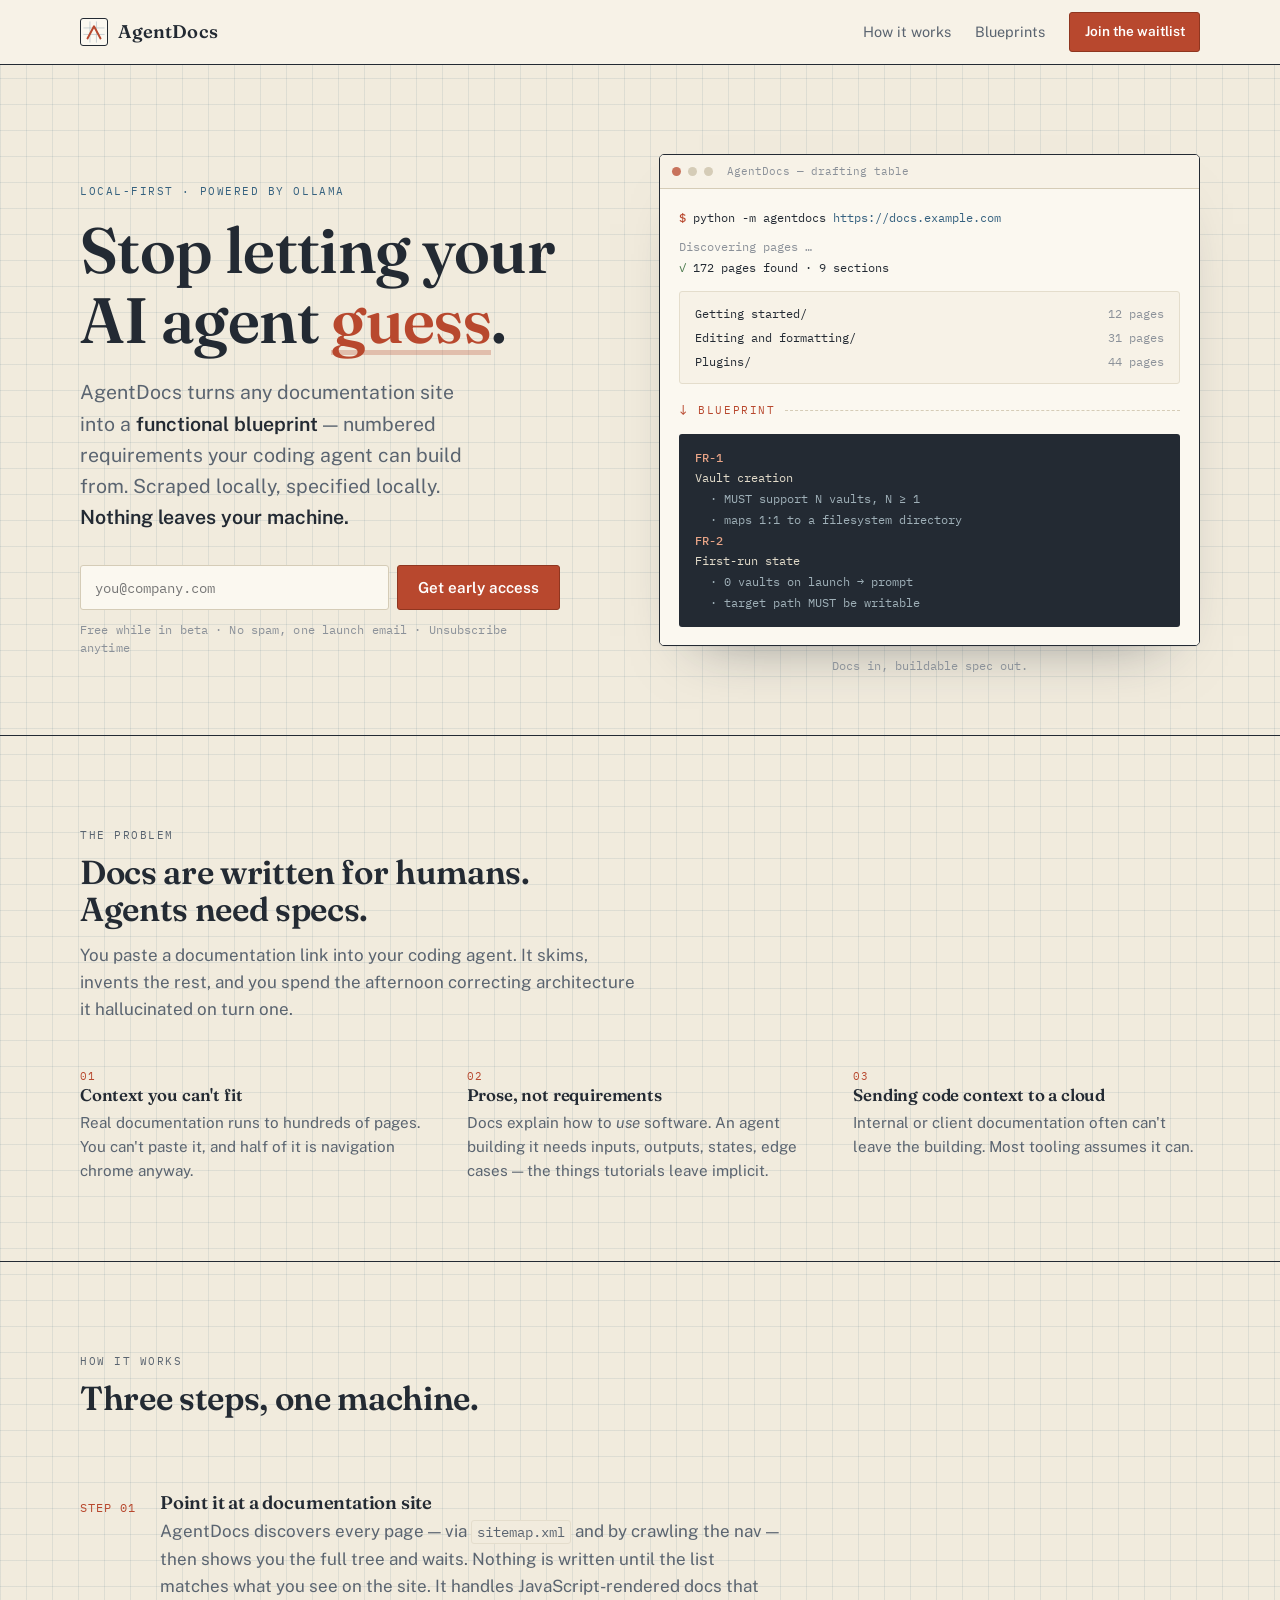
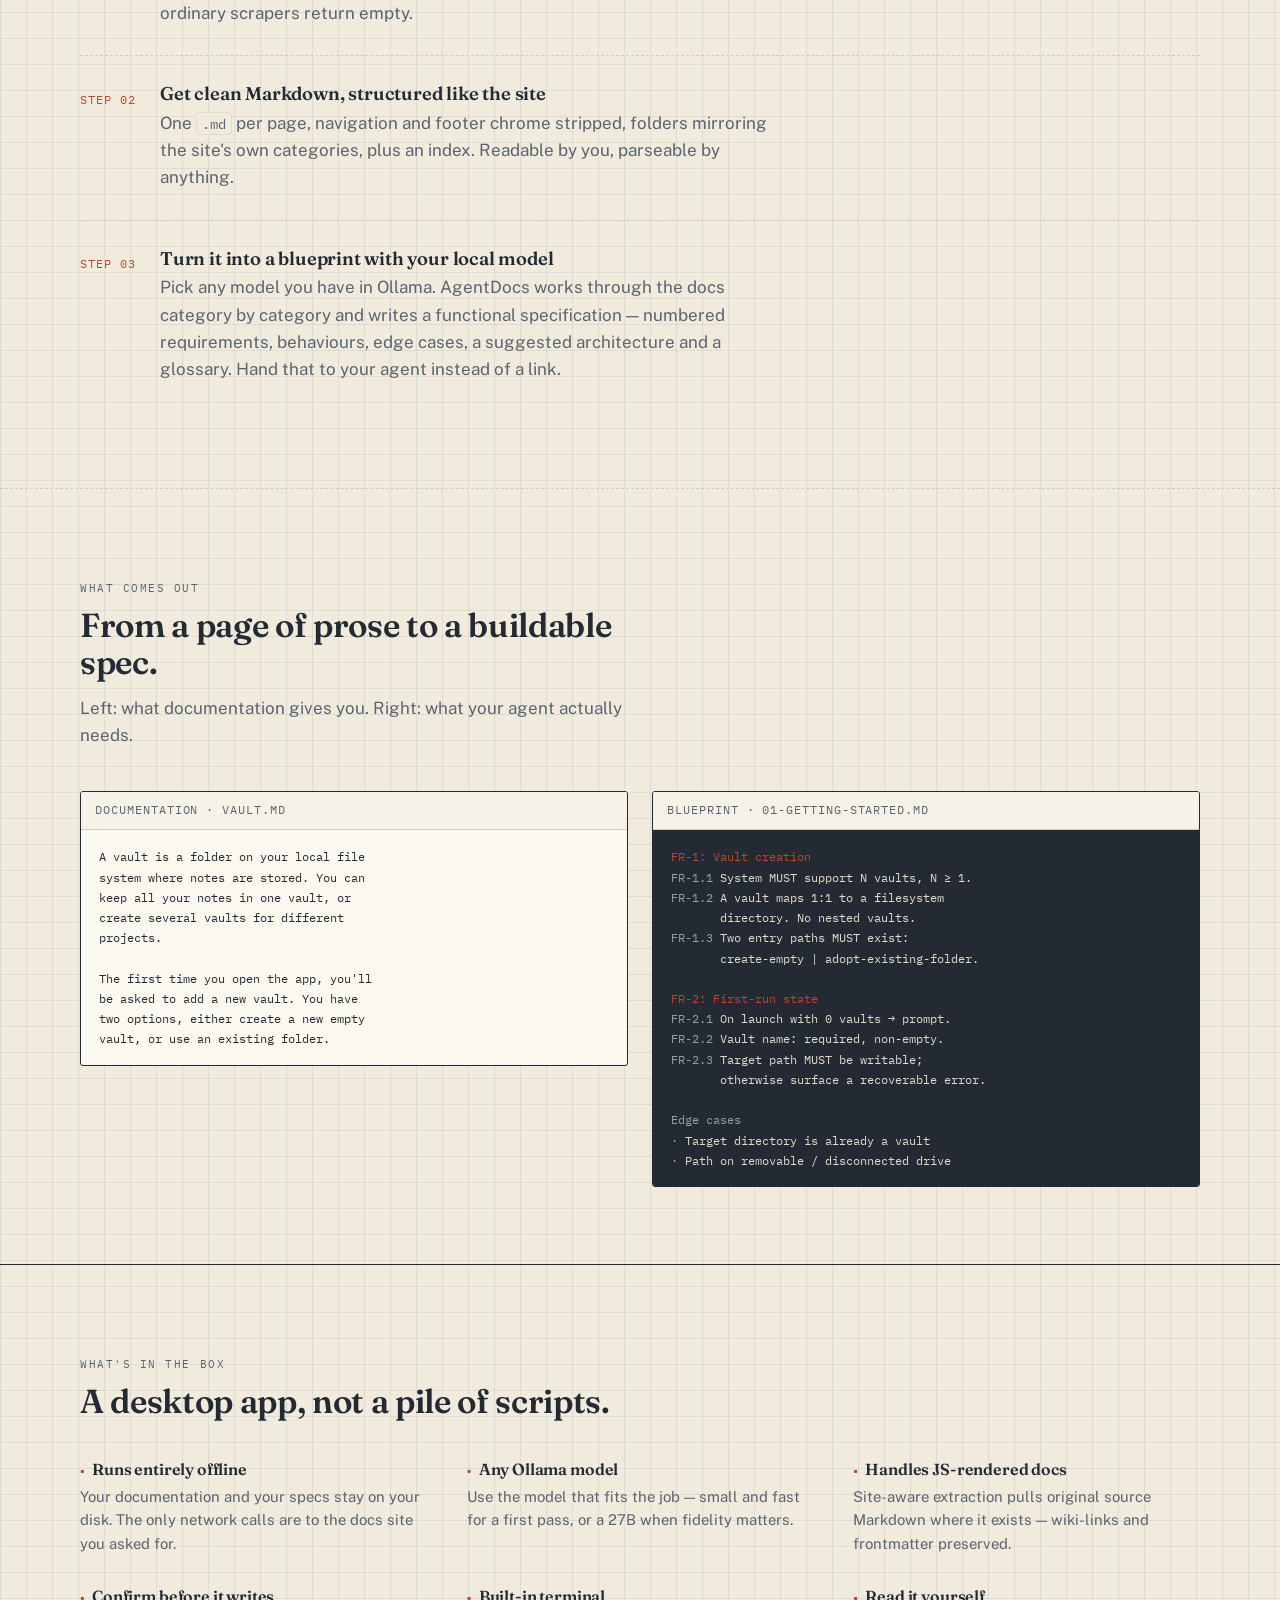
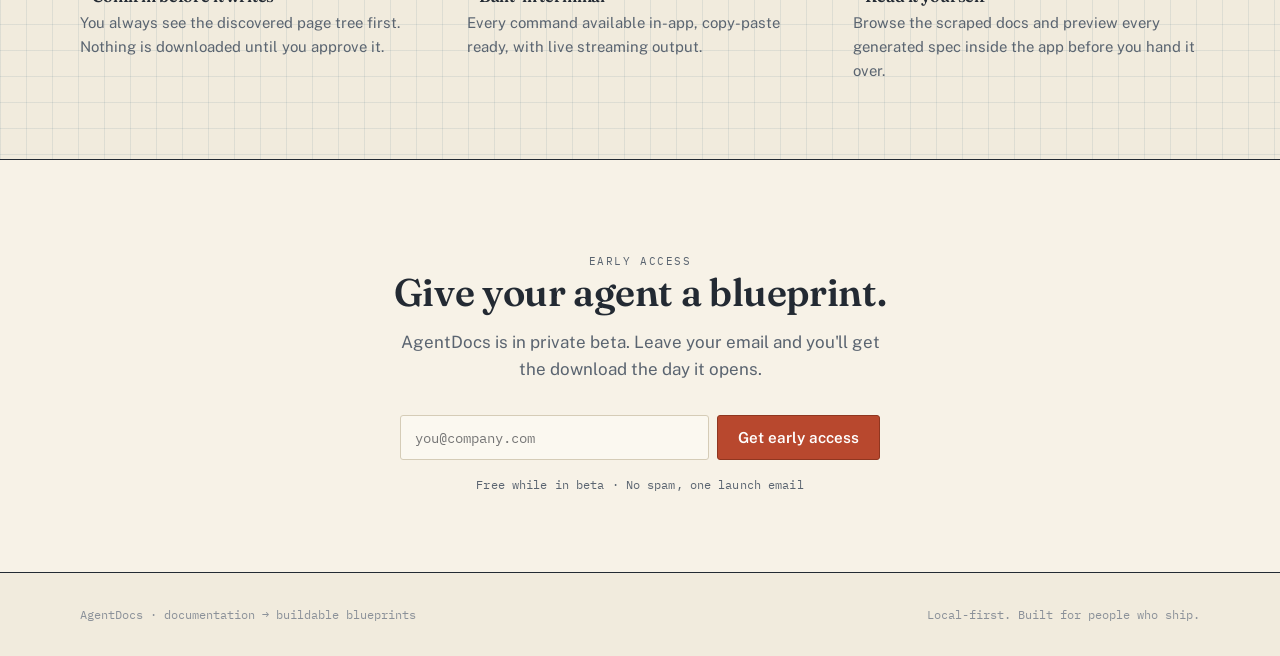
<file: index.html>
<!doctype html>
<html lang="en">
<head>
<meta charset="utf-8">
<meta name="viewport" content="width=device-width, initial-scale=1">
<title>AgentDocs — turn documentation into blueprints your AI can build from</title>
<meta name="description" content="AgentDocs scrapes any documentation site into clean Markdown, then uses your local LLM to turn it into a functional blueprint — numbered requirements an AI coding agent can build from. Runs entirely on your machine.">
<meta property="og:title" content="AgentDocs — stop letting your AI agent guess">
<meta property="og:description" content="Any documentation site → clean Markdown → a functional blueprint your coding agent can build from. Local-first, powered by Ollama.">
<meta property="og:type" content="website">
<meta property="og:image" content="demo.png">
<meta name="twitter:card" content="summary_large_image">
<meta name="twitter:title" content="AgentDocs — stop letting your AI agent guess">
<meta name="twitter:description" content="Any documentation site → clean Markdown → a functional blueprint your coding agent can build from. Local-first, powered by Ollama.">
<meta name="twitter:image" content="demo.png">
<link rel="icon" href="favicon.ico">
<link rel="preconnect" href="https://fonts.googleapis.com">
<link rel="preconnect" href="https://fonts.gstatic.com" crossorigin>
<link href="https://fonts.googleapis.com/css2?family=Fraunces:opsz,wght@9..144,400;9..144,600;9..144,700&family=IBM+Plex+Mono:wght@400;500&family=Public+Sans:wght@400;500;600&display=swap" rel="stylesheet">
<style>
:root{
  --paper:#f1ebdd; --paper-2:#f7f2e7; --panel:#fbf8f0;
  --ink:#232a33; --ink-soft:#5a6470; --ink-faint:#8b9199;
  --line:#d5ccb7; --line-soft:#e4ddcc;
  --grid:rgba(53,97,127,.10);
  --accent:#b8482e; --accent-ink:#8f3620; --blue:#35617f; --ok:#4b7a4e;
  --serif:'Fraunces',Georgia,serif;
  --sans:'Public Sans',system-ui,-apple-system,sans-serif;
  --mono:'IBM Plex Mono',Consolas,ui-monospace,monospace;
  --r:3px;
  --measure:min(1120px,100% - 2.5rem);
}
*{box-sizing:border-box}
html{scroll-behavior:smooth}
body{
  margin:0;font-family:var(--sans);color:var(--ink);background:var(--paper);
  background-image:linear-gradient(var(--grid) 1px,transparent 1px),linear-gradient(90deg,var(--grid) 1px,transparent 1px);
  background-size:26px 26px;
  font-size:clamp(15px,.4vw + 14px,17px);line-height:1.6;-webkit-font-smoothing:antialiased;
}
.wrap{width:var(--measure);margin-inline:auto}
a{color:var(--blue)}
h1,h2,h3{font-family:var(--serif);font-weight:600;line-height:1.1;letter-spacing:-.01em;margin:0}
.mono{font-family:var(--mono)}
.eyebrow{font-family:var(--mono);font-size:11px;letter-spacing:.14em;text-transform:uppercase;color:var(--blue)}

/* ---------- nav ---------- */
nav{border-bottom:1.5px solid var(--ink);background:var(--paper-2);position:sticky;top:0;z-index:20}
nav .wrap{display:flex;align-items:center;justify-content:space-between;padding:.75rem 0;gap:1rem}
.brand{display:flex;align-items:center;gap:.65rem;text-decoration:none;color:var(--ink)}
.brand svg{display:block;border:1.5px solid var(--ink);border-radius:var(--r);background:var(--panel)}
.brand b{font-family:var(--serif);font-size:1.15rem;font-weight:600;letter-spacing:.01em}
.nav-links{display:flex;align-items:center;gap:1.5rem;font-size:.9rem}
.nav-links a{color:var(--ink-soft);text-decoration:none}
.nav-links a:hover{color:var(--ink)}
/* the CTA is a button first: keep it out of the plain-link colour rules */
.nav-links a.btn{color:var(--ink)}
.nav-links a.btn-accent,.nav-links a.btn-accent:hover{color:#fff}

/* ---------- buttons ---------- */
.btn{display:inline-block;font-family:var(--sans);font-weight:600;font-size:.95rem;cursor:pointer;
  border:1.5px solid var(--ink);border-radius:var(--r);padding:.7rem 1.25rem;background:var(--panel);color:var(--ink);
  text-decoration:none;transition:transform .12s cubic-bezier(.22,1,.36,1),background .15s}
.btn:hover{transform:translateY(-1px)}
.btn-accent{background:var(--accent);border-color:var(--accent-ink);color:#fff}
.btn-accent:hover{background:var(--accent-ink)}
.btn-sm{padding:.5rem .9rem;font-size:.85rem}

/* ---------- hero ---------- */
header.hero{padding:clamp(3rem,7vw,6rem) 0 clamp(2rem,4vw,3rem)}
.hero-grid{display:grid;grid-template-columns:minmax(0,1fr) minmax(0,1.05fr);gap:clamp(2rem,5vw,4.5rem);align-items:center}
h1{font-size:clamp(2.4rem,5.2vw,4rem);margin:.9rem 0 0}
h1 em{font-style:normal;color:var(--accent);position:relative;white-space:nowrap}
h1 em::after{content:"";position:absolute;left:0;right:0;bottom:.06em;height:.09em;background:var(--accent);opacity:.28}
.lede{font-size:clamp(1.05rem,.5vw + 1rem,1.22rem);color:var(--ink-soft);margin:1.3rem 0 0;max-width:34ch}
.lede strong{color:var(--ink);font-weight:600}

/* waitlist */
.waitlist{margin-top:2rem;max-width:30rem}
.wl-form{display:flex;gap:.5rem;flex-wrap:wrap}
.wl-form input{flex:1 1 15rem;min-width:0;font-family:var(--mono);font-size:.9rem;padding:.75rem .9rem;
  border:1.5px solid var(--line);border-radius:var(--r);background:var(--panel);color:var(--ink)}
.wl-form input:focus{outline:none;border-color:var(--blue);box-shadow:0 0 0 3px rgba(53,97,127,.14)}
.wl-note{font-family:var(--mono);font-size:.72rem;color:var(--ink-faint);margin-top:.7rem;letter-spacing:.01em}
.wl-msg{font-family:var(--mono);font-size:.8rem;margin-top:.7rem;display:none}
.wl-msg.show{display:block}
.wl-msg.ok{color:var(--ok)} .wl-msg.err{color:var(--accent)}

/* demo frame */
.demo{border:1.5px solid var(--ink);border-radius:5px;background:var(--panel);overflow:hidden;
  box-shadow:0 1px 0 rgba(35,42,51,.04),0 30px 60px -40px rgba(35,42,51,.55)}
.demo-bar{display:flex;align-items:center;gap:.45rem;padding:.5rem .75rem;border-bottom:1px solid var(--line);background:var(--paper-2)}
.demo-bar i{width:9px;height:9px;border-radius:50%;background:var(--line);display:block}
.demo-bar i:first-child{background:var(--accent);opacity:.75}
.demo-bar span{font-family:var(--mono);font-size:10.5px;color:var(--ink-faint);margin-left:.4rem}
.demo img,.demo video{display:block;width:100%;height:auto;background:var(--panel)}
/* pure-CSS hero: the whole product story, no payload */
.demo-stage{font-family:var(--mono);font-size:.78rem;line-height:1.7;padding:1.1rem 1.2rem;background:var(--panel)}
.ds-line{white-space:nowrap;overflow:hidden;text-overflow:ellipsis}
.ds-prompt{color:var(--accent);font-weight:500}
.ds-url{color:var(--blue)}
.ds-out{display:flex;flex-direction:column;margin:.5rem 0 .8rem}
.ds-dim{color:var(--ink-faint)}
.ds-ok{color:var(--ok)}
.ds-tree{display:grid;grid-template-columns:1fr auto;gap:.15rem .8rem;padding:.7rem .9rem;
  border:1px solid var(--line-soft);border-radius:var(--r);background:var(--paper-2)}
.ds-sep{display:flex;align-items:center;gap:.6rem;margin:.9rem 0 .7rem;color:var(--accent);
  font-size:.68rem;letter-spacing:.14em;text-transform:uppercase}
.ds-sep::before{content:"↓";font-size:.9rem}
.ds-sep::after{content:"";flex:1;border-top:1px dashed var(--line)}
.ds-spec{display:flex;flex-direction:column;background:var(--ink);color:#e3dccb;
  border-radius:var(--r);padding:.85rem 1rem;font-size:.74rem;line-height:1.75}
.ds-spec b{color:#e8a487;font-weight:500}
.ds-spec i{font-style:normal;color:#9fb0b8;padding-left:.9rem}
.demo-cap{font-family:var(--mono);font-size:.72rem;color:var(--ink-faint);text-align:center;margin-top:.7rem}

/* ---------- rules & sections ---------- */
section{padding:clamp(3rem,6vw,5.5rem) 0;border-top:1.5px solid var(--ink)}
section.plain{border-top:1px dashed var(--line)}
.sec-head{max-width:56ch}
.sec-head h2{font-size:clamp(1.7rem,2.6vw,2.4rem);margin-top:.6rem}
.sec-head p{color:var(--ink-soft);margin:.9rem 0 0}

/* problem beats */
.beats{display:grid;grid-template-columns:repeat(auto-fit,minmax(15rem,1fr));gap:2rem 2.5rem;margin-top:2.8rem}
.beat h3{font-size:1.05rem;margin-bottom:.4rem}
.beat p{margin:0;color:var(--ink-soft);font-size:.95rem}
.beat .num{font-family:var(--mono);font-size:.7rem;color:var(--accent);letter-spacing:.1em}

/* steps */
.steps{margin-top:3rem;display:grid;gap:0}
.step{display:grid;grid-template-columns:auto 1fr;gap:1.5rem;padding:1.75rem 0;border-bottom:1px dashed var(--line)}
.step:last-child{border-bottom:none}
.step-n{font-family:var(--mono);font-size:.78rem;color:var(--accent);padding-top:.35rem;letter-spacing:.08em}
.step h3{font-size:1.15rem;margin-bottom:.35rem}
.step p{margin:0;color:var(--ink-soft);max-width:62ch}
.step code{font-family:var(--mono);font-size:.85em;background:var(--paper);border:1px solid var(--line-soft);border-radius:3px;padding:.1em .35em}

/* code / blueprint sample */
.sample{display:grid;grid-template-columns:1fr 1fr;gap:1.5rem;margin-top:2.6rem;align-items:start}
.card{border:1.5px solid var(--ink);border-radius:var(--r);background:var(--panel);overflow:hidden}
.card-h{font-family:var(--mono);font-size:.72rem;letter-spacing:.08em;text-transform:uppercase;color:var(--ink-soft);
  padding:.6rem .9rem;border-bottom:1px solid var(--line);background:var(--paper-2)}
.card-b{padding:1rem 1.1rem;font-family:var(--mono);font-size:.78rem;line-height:1.62;white-space:pre-wrap;overflow-x:auto;margin:0}
.card-b.dark{background:var(--ink);color:#e3dccb}
.card-b .c-accent{color:var(--accent)}
.card-b .c-dim{color:var(--ink-faint)}
.card-b.dark .c-dim{color:#8fa3ab}
.arrow{font-family:var(--mono);color:var(--accent);text-align:center;font-size:1.3rem;padding:.4rem 0}

/* features */
.feats{display:grid;grid-template-columns:repeat(auto-fit,minmax(16rem,1fr));gap:2rem 2.5rem;margin-top:2.6rem}
.feat h3{font-size:1rem;margin-bottom:.35rem;display:flex;align-items:baseline;gap:.5rem}
.feat h3::before{content:"▪";color:var(--accent);font-size:.75em}
.feat p{margin:0;color:var(--ink-soft);font-size:.93rem}

/* cta */
.cta{border-top:1.5px solid var(--ink);background:var(--paper-2);text-align:center}
.cta h2{font-size:clamp(1.7rem,3vw,2.5rem)}
.cta p{color:var(--ink-soft);max-width:48ch;margin:1rem auto 0}
.cta .waitlist{margin:2rem auto 0}

footer{border-top:1.5px solid var(--ink);padding:2rem 0;background:var(--paper)}
footer .wrap{display:flex;justify-content:space-between;gap:1rem;flex-wrap:wrap;
  font-family:var(--mono);font-size:.75rem;color:var(--ink-faint)}

@media (max-width:860px){
  .hero-grid{grid-template-columns:1fr}
  .sample{grid-template-columns:1fr}
  .nav-links .hide-sm{display:none}
}
@media (prefers-reduced-motion:reduce){*{animation:none!important;transition:none!important}}
</style>
</head>
<body>

<nav>
  <div class="wrap">
    <a class="brand" href="#top">
      <svg viewBox="0 0 32 32" width="28" height="28" aria-hidden="true">
        <path d="M3 11h26M3 19h26M11 3v26M19 3v26" stroke="#35617f" stroke-width=".7" opacity=".45"/>
        <path d="M8 24 L16 9 L24 24" fill="none" stroke="#b8482e" stroke-width="2.4" stroke-linejoin="round" stroke-linecap="round"/>
      </svg>
      <b>AgentDocs</b>
    </a>
    <div class="nav-links">
      <a href="#how" class="hide-sm">How it works</a>
      <a href="#blueprint" class="hide-sm">Blueprints</a>
      <a class="btn btn-sm btn-accent" href="#join">Join the waitlist</a>
    </div>
  </div>
</nav>

<header class="hero" id="top">
  <div class="wrap hero-grid">
    <div>
      <p class="eyebrow">Local-first · Powered by Ollama</p>
      <h1>Stop letting your AI agent <em>guess</em>.</h1>
      <p class="lede">AgentDocs turns any documentation site into a <strong>functional blueprint</strong> — numbered requirements your coding agent can build from. Scraped locally, specified locally. <strong>Nothing leaves your machine.</strong></p>

      <div class="waitlist" id="join">
        <form class="wl-form" id="wlForm" novalidate>
          <input type="email" id="wlEmail" name="email" placeholder="you@company.com" autocomplete="email" required aria-label="Email address">
          <button class="btn btn-accent" type="submit" id="wlBtn">Get early access</button>
        </form>
        <p class="wl-msg" id="wlMsg" role="status" aria-live="polite"></p>
        <p class="wl-note">Free while in beta · No spam, one launch email · Unsubscribe anytime</p>
      </div>
    </div>

    <div>
      <div class="demo" id="demoFrame">
        <div class="demo-bar"><i></i><i></i><i></i><span>AgentDocs — drafting table</span></div>
        <div class="demo-stage">
          <div class="ds-line"><span class="ds-prompt">$</span> python -m agentdocs <span class="ds-url">https://docs.example.com</span></div>
          <div class="ds-out">
            <span class="ds-dim">Discovering pages …</span>
            <span><span class="ds-ok">✓</span> 172 pages found · 9 sections</span>
          </div>
          <div class="ds-tree">
            <span>Getting started/</span><span class="ds-dim">12 pages</span>
            <span>Editing and formatting/</span><span class="ds-dim">31 pages</span>
            <span>Plugins/</span><span class="ds-dim">44 pages</span>
          </div>
          <div class="ds-sep"><span>blueprint</span></div>
          <div class="ds-spec">
            <b>FR-1</b> Vault creation
            <i>· MUST support N vaults, N ≥ 1</i>
            <i>· maps 1:1 to a filesystem directory</i>
            <b>FR-2</b> First-run state
            <i>· 0 vaults on launch → prompt</i>
            <i>· target path MUST be writable</i>
          </div>
        </div>
      </div>
      <p class="demo-cap">Docs in, buildable spec out.</p>
    </div>
  </div>
</header>

<section id="problem">
  <div class="wrap">
    <div class="sec-head">
      <p class="eyebrow">The problem</p>
      <h2>Docs are written for humans. Agents need specs.</h2>
      <p>You paste a documentation link into your coding agent. It skims, invents the rest, and you spend the afternoon correcting architecture it hallucinated on turn one.</p>
    </div>
    <div class="beats">
      <div class="beat">
        <p class="num">01</p>
        <h3>Context you can't fit</h3>
        <p>Real documentation runs to hundreds of pages. You can't paste it, and half of it is navigation chrome anyway.</p>
      </div>
      <div class="beat">
        <p class="num">02</p>
        <h3>Prose, not requirements</h3>
        <p>Docs explain how to <em>use</em> software. An agent building it needs inputs, outputs, states, edge cases — the things tutorials leave implicit.</p>
      </div>
      <div class="beat">
        <p class="num">03</p>
        <h3>Sending code context to a cloud</h3>
        <p>Internal or client documentation often can't leave the building. Most tooling assumes it can.</p>
      </div>
    </div>
  </div>
</section>

<section id="how">
  <div class="wrap">
    <div class="sec-head">
      <p class="eyebrow">How it works</p>
      <h2>Three steps, one machine.</h2>
    </div>
    <div class="steps">
      <div class="step">
        <div class="step-n">STEP 01</div>
        <div>
          <h3>Point it at a documentation site</h3>
          <p>AgentDocs discovers every page — via <code>sitemap.xml</code> and by crawling the nav — then shows you the full tree and waits. Nothing is written until the list matches what you see on the site. It handles JavaScript-rendered docs that ordinary scrapers return empty.</p>
        </div>
      </div>
      <div class="step">
        <div class="step-n">STEP 02</div>
        <div>
          <h3>Get clean Markdown, structured like the site</h3>
          <p>One <code>.md</code> per page, navigation and footer chrome stripped, folders mirroring the site's own categories, plus an index. Readable by you, parseable by anything.</p>
        </div>
      </div>
      <div class="step">
        <div class="step-n">STEP 03</div>
        <div>
          <h3>Turn it into a blueprint with your local model</h3>
          <p>Pick any model you have in Ollama. AgentDocs works through the docs category by category and writes a functional specification — numbered requirements, behaviours, edge cases, a suggested architecture and a glossary. Hand that to your agent instead of a link.</p>
        </div>
      </div>
    </div>
  </div>
</section>

<section id="blueprint" class="plain">
  <div class="wrap">
    <div class="sec-head">
      <p class="eyebrow">What comes out</p>
      <h2>From a page of prose to a buildable spec.</h2>
      <p>Left: what documentation gives you. Right: what your agent actually needs.</p>
    </div>
    <div class="sample">
      <div class="card">
        <div class="card-h">documentation · vault.md</div>
        <pre class="card-b">A vault is a folder on your local file
system where notes are stored. You can
keep all your notes in one vault, or
create several vaults for different
projects.

The first time you open the app, you'll
be asked to add a new vault. You have
two options, either create a new empty
vault, or use an existing folder.</pre>
      </div>
      <div class="card">
        <div class="card-h">blueprint · 01-getting-started.md</div>
        <pre class="card-b dark"><span class="c-accent">FR-1: Vault creation</span>
<span class="c-dim">FR-1.1</span> System MUST support N vaults, N ≥ 1.
<span class="c-dim">FR-1.2</span> A vault maps 1:1 to a filesystem
       directory. No nested vaults.
<span class="c-dim">FR-1.3</span> Two entry paths MUST exist:
       create-empty | adopt-existing-folder.

<span class="c-accent">FR-2: First-run state</span>
<span class="c-dim">FR-2.1</span> On launch with 0 vaults → prompt.
<span class="c-dim">FR-2.2</span> Vault name: required, non-empty.
<span class="c-dim">FR-2.3</span> Target path MUST be writable;
       otherwise surface a recoverable error.

<span class="c-dim">Edge cases</span>
<span class="c-dim">·</span> Target directory is already a vault
<span class="c-dim">·</span> Path on removable / disconnected drive</pre>
      </div>
    </div>
  </div>
</section>

<section>
  <div class="wrap">
    <div class="sec-head">
      <p class="eyebrow">What's in the box</p>
      <h2>A desktop app, not a pile of scripts.</h2>
    </div>
    <div class="feats">
      <div class="feat"><h3>Runs entirely offline</h3><p>Your documentation and your specs stay on your disk. The only network calls are to the docs site you asked for.</p></div>
      <div class="feat"><h3>Any Ollama model</h3><p>Use the model that fits the job — small and fast for a first pass, or a 27B when fidelity matters.</p></div>
      <div class="feat"><h3>Handles JS-rendered docs</h3><p>Site-aware extraction pulls original source Markdown where it exists — wiki-links and frontmatter preserved.</p></div>
      <div class="feat"><h3>Confirm before it writes</h3><p>You always see the discovered page tree first. Nothing is downloaded until you approve it.</p></div>
      <div class="feat"><h3>Built-in terminal</h3><p>Every command available in-app, copy-paste ready, with live streaming output.</p></div>
      <div class="feat"><h3>Read it yourself</h3><p>Browse the scraped docs and preview every generated spec inside the app before you hand it over.</p></div>
    </div>
  </div>
</section>

<section class="cta">
  <div class="wrap">
    <p class="eyebrow">Early access</p>
    <h2>Give your agent a blueprint.</h2>
    <p>AgentDocs is in private beta. Leave your email and you'll get the download the day it opens.</p>
    <div class="waitlist">
      <form class="wl-form" id="wlForm2" novalidate>
        <input type="email" id="wlEmail2" name="email" placeholder="you@company.com" autocomplete="email" required aria-label="Email address">
        <button class="btn btn-accent" type="submit">Get early access</button>
      </form>
      <p class="wl-msg" id="wlMsg2" role="status" aria-live="polite"></p>
      <p class="wl-note">Free while in beta · No spam, one launch email</p>
    </div>
  </div>
</section>

<footer>
  <div class="wrap">
    <span>AgentDocs · documentation → buildable blueprints</span>
    <span>Local-first. Built for people who ship.</span>
  </div>
</footer>

<script>
/* ------------------------------------------------------------------
   Waitlist.
   Set WAITLIST_ENDPOINT to a form endpoint that accepts a POST with
   JSON {email}. Formspree ("https://formspree.io/f/xxxxxxx"), Getform,
   Tally and Buttondown all work unchanged.
   ------------------------------------------------------------------ */
const WAITLIST_ENDPOINT = "https://formspree.io/f/magvqkno";

function wire(formId, inputId, msgId){
  const form = document.getElementById(formId);
  if(!form) return;
  const input = document.getElementById(inputId);
  const msg   = document.getElementById(msgId);

  const say = (text, kind) => {
    msg.textContent = text;
    msg.className = "wl-msg show " + kind;
  };

  form.addEventListener("submit", async (e) => {
    e.preventDefault();
    const email = (input.value || "").trim();
    if(!/^[^\s@]+@[^\s@]+\.[^\s@]{2,}$/.test(email)){
      say("That email doesn't look right.", "err");
      input.focus();
      return;
    }
    if(!WAITLIST_ENDPOINT){
      say("Waitlist isn't connected yet — check back shortly.", "err");
      return;
    }
    const btn = form.querySelector("button");
    const label = btn.textContent;
    btn.disabled = true; btn.textContent = "Sending…";
    try{
      const r = await fetch(WAITLIST_ENDPOINT, {
        method:"POST",
        headers:{"Content-Type":"application/json", "Accept":"application/json"},
        body: JSON.stringify({ email })
      });
      if(!r.ok) throw new Error(r.status);
      form.reset();
      say("You're on the list. Talk soon.", "ok");
    }catch(err){
      say("Something broke on our end. Try again in a minute.", "err");
    }finally{
      btn.disabled = false; btn.textContent = label;
    }
  });
}
wire("wlForm","wlEmail","wlMsg");
wire("wlForm2","wlEmail2","wlMsg2");

/* The hero ships as a still capture so the page is instant and light.
   If demo.mp4 has been uploaded alongside it, quietly upgrade to the moving
   version — unless the visitor has asked for reduced motion. */
(function upgradeDemo(){
  const stage = document.querySelector("#demoFrame .demo-stage");
  if(!stage) return;
  if(window.matchMedia("(prefers-reduced-motion: reduce)").matches) return;

  // If a screen capture has been uploaded next to this page, use it instead of
  // the CSS stand-in. Falls back silently when the file isn't there.
  fetch("demo.mp4", { method: "HEAD" }).then(r => {
    if(!r.ok) return;
    const v = document.createElement("video");
    v.src = "demo.mp4"; v.poster = "demo.png";
    v.width = 960; v.height = 600;
    v.autoplay = v.loop = v.muted = v.playsInline = true;
    v.setAttribute("playsinline","");
    v.setAttribute("aria-label","AgentDocs turning a documentation site into a build blueprint");
    v.addEventListener("loadeddata", () => {
      stage.replaceWith(v);
      const cap = document.querySelector(".demo-cap");
      if(cap) cap.textContent = "Real capture — docs in, blueprint out.";
    }, { once: true });
  }).catch(() => {});
})();
</script>
</body>
</html>
</file>
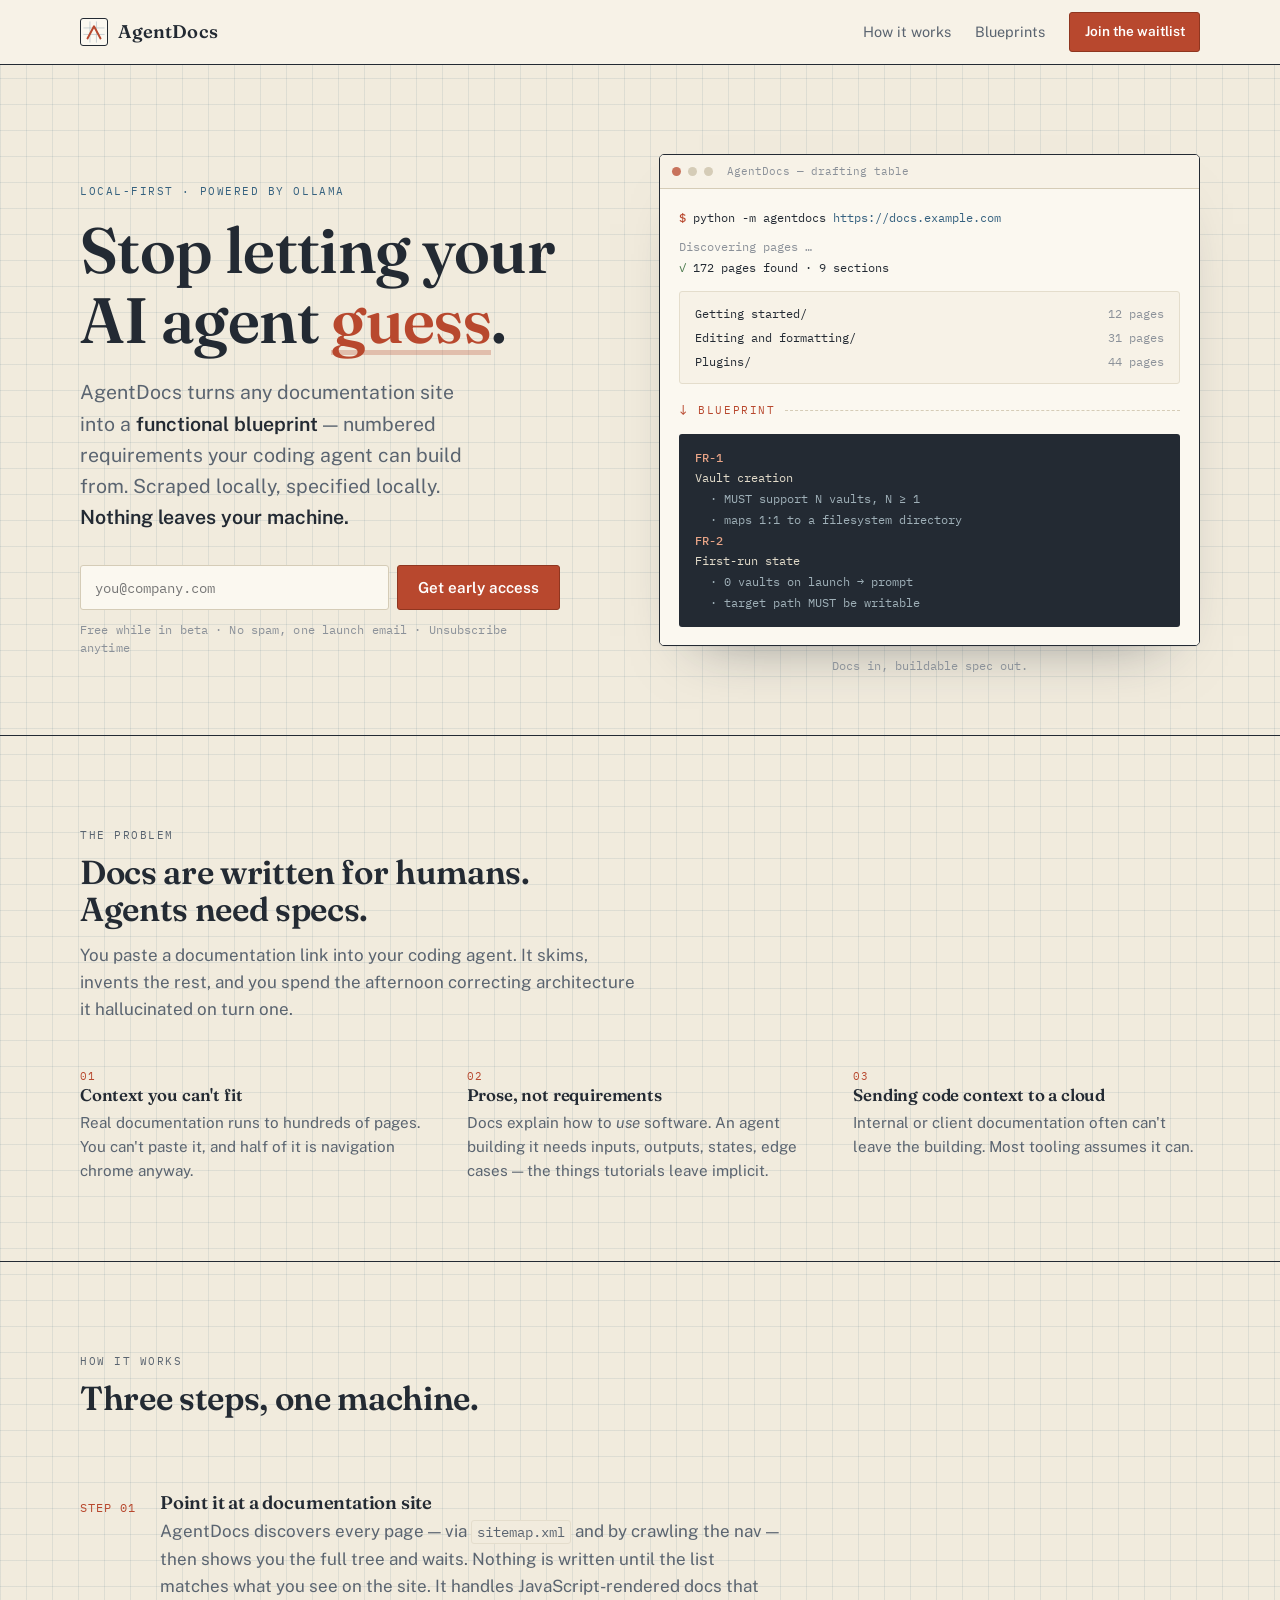
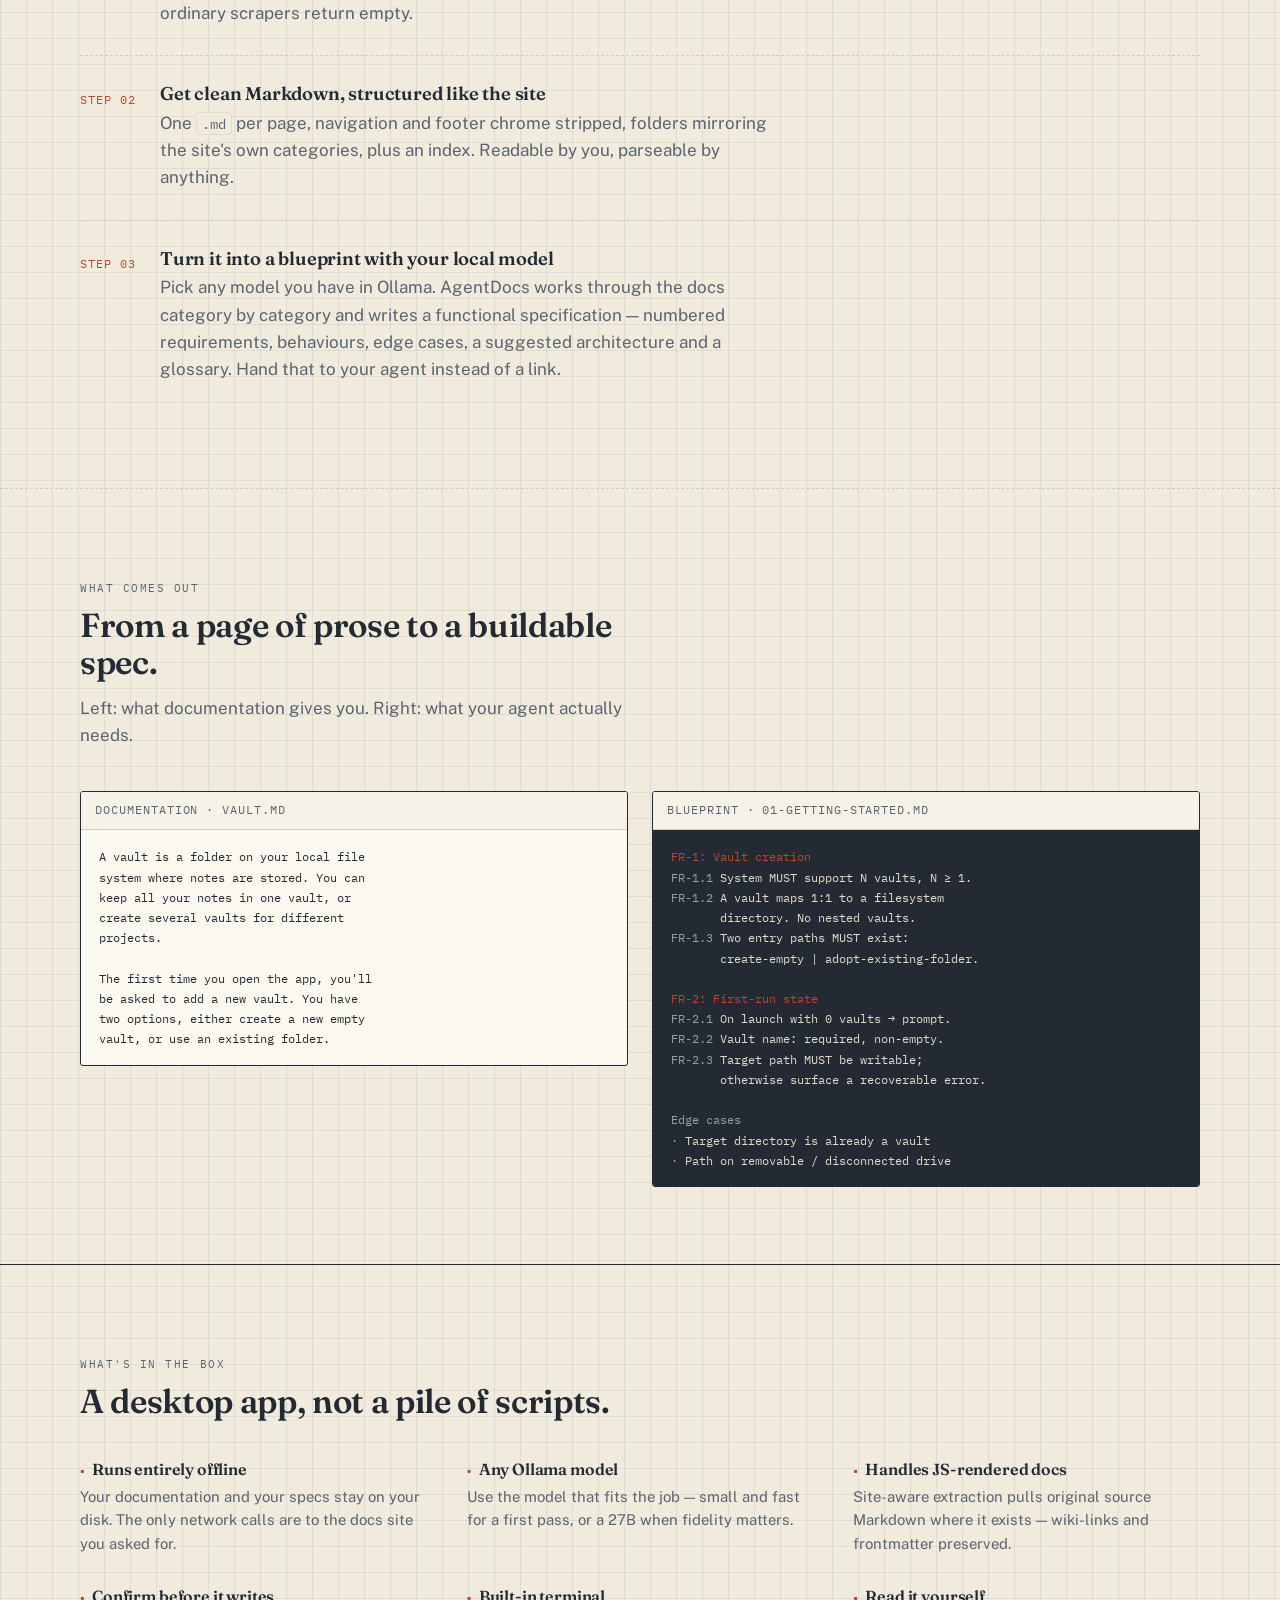
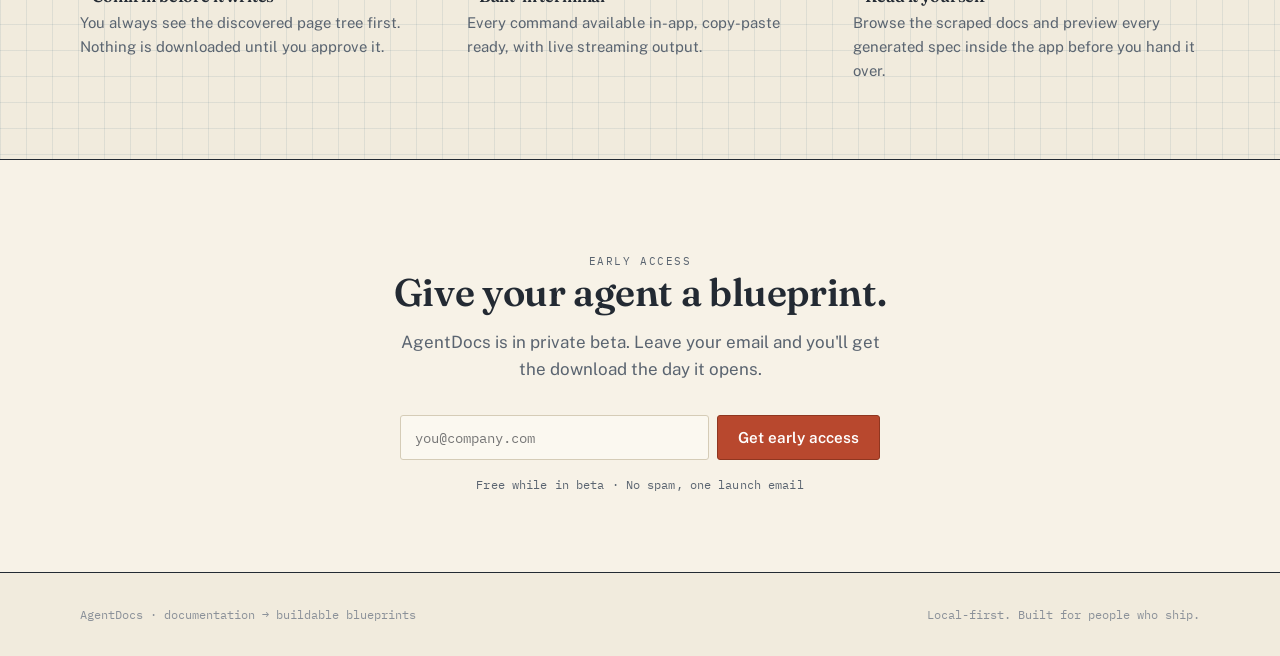
<file: site/index.html>
<!doctype html>
<html lang="en">
<head>
<meta charset="utf-8">
<meta name="viewport" content="width=device-width, initial-scale=1">
<title>AgentDocs — turn documentation into blueprints your AI can build from</title>
<meta name="description" content="AgentDocs scrapes any documentation site into clean Markdown, then uses your local LLM to turn it into a functional blueprint — numbered requirements an AI coding agent can build from. Runs entirely on your machine.">
<meta property="og:title" content="AgentDocs — stop letting your AI agent guess">
<meta property="og:description" content="Any documentation site → clean Markdown → a functional blueprint your coding agent can build from. Local-first, powered by Ollama.">
<meta property="og:type" content="website">
<meta property="og:image" content="demo.png">
<meta name="twitter:card" content="summary_large_image">
<meta name="twitter:title" content="AgentDocs — stop letting your AI agent guess">
<meta name="twitter:description" content="Any documentation site → clean Markdown → a functional blueprint your coding agent can build from. Local-first, powered by Ollama.">
<meta name="twitter:image" content="demo.png">
<link rel="icon" href="favicon.ico">
<link rel="preconnect" href="https://fonts.googleapis.com">
<link rel="preconnect" href="https://fonts.gstatic.com" crossorigin>
<link href="https://fonts.googleapis.com/css2?family=Fraunces:opsz,wght@9..144,400;9..144,600;9..144,700&family=IBM+Plex+Mono:wght@400;500&family=Public+Sans:wght@400;500;600&display=swap" rel="stylesheet">
<style>
:root{
  --paper:#f1ebdd; --paper-2:#f7f2e7; --panel:#fbf8f0;
  --ink:#232a33; --ink-soft:#5a6470; --ink-faint:#8b9199;
  --line:#d5ccb7; --line-soft:#e4ddcc;
  --grid:rgba(53,97,127,.10);
  --accent:#b8482e; --accent-ink:#8f3620; --blue:#35617f; --ok:#4b7a4e;
  --serif:'Fraunces',Georgia,serif;
  --sans:'Public Sans',system-ui,-apple-system,sans-serif;
  --mono:'IBM Plex Mono',Consolas,ui-monospace,monospace;
  --r:3px;
  --measure:min(1120px,100% - 2.5rem);
}
*{box-sizing:border-box}
html{scroll-behavior:smooth}
body{
  margin:0;font-family:var(--sans);color:var(--ink);background:var(--paper);
  background-image:linear-gradient(var(--grid) 1px,transparent 1px),linear-gradient(90deg,var(--grid) 1px,transparent 1px);
  background-size:26px 26px;
  font-size:clamp(15px,.4vw + 14px,17px);line-height:1.6;-webkit-font-smoothing:antialiased;
}
.wrap{width:var(--measure);margin-inline:auto}
a{color:var(--blue)}
h1,h2,h3{font-family:var(--serif);font-weight:600;line-height:1.1;letter-spacing:-.01em;margin:0}
.mono{font-family:var(--mono)}
.eyebrow{font-family:var(--mono);font-size:11px;letter-spacing:.14em;text-transform:uppercase;color:var(--blue)}

/* ---------- nav ---------- */
nav{border-bottom:1.5px solid var(--ink);background:var(--paper-2);position:sticky;top:0;z-index:20}
nav .wrap{display:flex;align-items:center;justify-content:space-between;padding:.75rem 0;gap:1rem}
.brand{display:flex;align-items:center;gap:.65rem;text-decoration:none;color:var(--ink)}
.brand svg{display:block;border:1.5px solid var(--ink);border-radius:var(--r);background:var(--panel)}
.brand b{font-family:var(--serif);font-size:1.15rem;font-weight:600;letter-spacing:.01em}
.nav-links{display:flex;align-items:center;gap:1.5rem;font-size:.9rem}
.nav-links a{color:var(--ink-soft);text-decoration:none}
.nav-links a:hover{color:var(--ink)}
/* the CTA is a button first: keep it out of the plain-link colour rules */
.nav-links a.btn{color:var(--ink)}
.nav-links a.btn-accent,.nav-links a.btn-accent:hover{color:#fff}

/* ---------- buttons ---------- */
.btn{display:inline-block;font-family:var(--sans);font-weight:600;font-size:.95rem;cursor:pointer;
  border:1.5px solid var(--ink);border-radius:var(--r);padding:.7rem 1.25rem;background:var(--panel);color:var(--ink);
  text-decoration:none;transition:transform .12s cubic-bezier(.22,1,.36,1),background .15s}
.btn:hover{transform:translateY(-1px)}
.btn-accent{background:var(--accent);border-color:var(--accent-ink);color:#fff}
.btn-accent:hover{background:var(--accent-ink)}
.btn-sm{padding:.5rem .9rem;font-size:.85rem}

/* ---------- hero ---------- */
header.hero{padding:clamp(3rem,7vw,6rem) 0 clamp(2rem,4vw,3rem)}
.hero-grid{display:grid;grid-template-columns:minmax(0,1fr) minmax(0,1.05fr);gap:clamp(2rem,5vw,4.5rem);align-items:center}
h1{font-size:clamp(2.4rem,5.2vw,4rem);margin:.9rem 0 0}
h1 em{font-style:normal;color:var(--accent);position:relative;white-space:nowrap}
h1 em::after{content:"";position:absolute;left:0;right:0;bottom:.06em;height:.09em;background:var(--accent);opacity:.28}
.lede{font-size:clamp(1.05rem,.5vw + 1rem,1.22rem);color:var(--ink-soft);margin:1.3rem 0 0;max-width:34ch}
.lede strong{color:var(--ink);font-weight:600}

/* waitlist */
.waitlist{margin-top:2rem;max-width:30rem}
.wl-form{display:flex;gap:.5rem;flex-wrap:wrap}
.wl-form input{flex:1 1 15rem;min-width:0;font-family:var(--mono);font-size:.9rem;padding:.75rem .9rem;
  border:1.5px solid var(--line);border-radius:var(--r);background:var(--panel);color:var(--ink)}
.wl-form input:focus{outline:none;border-color:var(--blue);box-shadow:0 0 0 3px rgba(53,97,127,.14)}
.wl-note{font-family:var(--mono);font-size:.72rem;color:var(--ink-faint);margin-top:.7rem;letter-spacing:.01em}
.wl-msg{font-family:var(--mono);font-size:.8rem;margin-top:.7rem;display:none}
.wl-msg.show{display:block}
.wl-msg.ok{color:var(--ok)} .wl-msg.err{color:var(--accent)}

/* demo frame */
.demo{border:1.5px solid var(--ink);border-radius:5px;background:var(--panel);overflow:hidden;
  box-shadow:0 1px 0 rgba(35,42,51,.04),0 30px 60px -40px rgba(35,42,51,.55)}
.demo-bar{display:flex;align-items:center;gap:.45rem;padding:.5rem .75rem;border-bottom:1px solid var(--line);background:var(--paper-2)}
.demo-bar i{width:9px;height:9px;border-radius:50%;background:var(--line);display:block}
.demo-bar i:first-child{background:var(--accent);opacity:.75}
.demo-bar span{font-family:var(--mono);font-size:10.5px;color:var(--ink-faint);margin-left:.4rem}
.demo img,.demo video{display:block;width:100%;height:auto;background:var(--panel)}
/* pure-CSS hero: the whole product story, no payload */
.demo,.demo-stage{min-width:0}
.demo-stage{font-family:var(--mono);font-size:.78rem;line-height:1.7;padding:1.1rem 1.2rem;background:var(--panel)}
.ds-line{white-space:nowrap;overflow:hidden;text-overflow:ellipsis}
.ds-tree > span:nth-child(odd){min-width:0;overflow:hidden;text-overflow:ellipsis;white-space:nowrap}
.ds-prompt{color:var(--accent);font-weight:500}
.ds-url{color:var(--blue)}
.ds-out{display:flex;flex-direction:column;margin:.5rem 0 .8rem}
.ds-dim{color:var(--ink-faint)}
.ds-ok{color:var(--ok)}
.ds-tree{display:grid;grid-template-columns:minmax(0,1fr) auto;gap:.15rem .8rem;padding:.7rem .9rem;
  border:1px solid var(--line-soft);border-radius:var(--r);background:var(--paper-2)}
.ds-sep{display:flex;align-items:center;gap:.6rem;margin:.9rem 0 .7rem;color:var(--accent);
  font-size:.68rem;letter-spacing:.14em;text-transform:uppercase}
.ds-sep::before{content:"↓";font-size:.9rem}
.ds-sep::after{content:"";flex:1;border-top:1px dashed var(--line)}
.ds-spec{display:flex;flex-direction:column;background:var(--ink);color:#e3dccb;
  border-radius:var(--r);padding:.85rem 1rem;font-size:.74rem;line-height:1.75}
.ds-spec b{color:#e8a487;font-weight:500}
.ds-spec i{font-style:normal;color:#9fb0b8;padding-left:.9rem}
.demo-cap{font-family:var(--mono);font-size:.72rem;color:var(--ink-faint);text-align:center;margin-top:.7rem}

/* ---------- rules & sections ---------- */
section{padding:clamp(3rem,6vw,5.5rem) 0;border-top:1.5px solid var(--ink)}
section.plain{border-top:1px dashed var(--line)}
.sec-head{max-width:56ch}
.sec-head h2{font-size:clamp(1.7rem,2.6vw,2.4rem);margin-top:.6rem}
.sec-head p{color:var(--ink-soft);margin:.9rem 0 0}

/* problem beats */
.beats{display:grid;grid-template-columns:repeat(auto-fit,minmax(15rem,1fr));gap:2rem 2.5rem;margin-top:2.8rem}
.beat h3{font-size:1.05rem;margin-bottom:.4rem}
.beat p{margin:0;color:var(--ink-soft);font-size:.95rem}
.beat .num{font-family:var(--mono);font-size:.7rem;color:var(--accent);letter-spacing:.1em}

/* steps */
.steps{margin-top:3rem;display:grid;gap:0}
.step{display:grid;grid-template-columns:auto 1fr;gap:1.5rem;padding:1.75rem 0;border-bottom:1px dashed var(--line)}
.step:last-child{border-bottom:none}
.step-n{font-family:var(--mono);font-size:.78rem;color:var(--accent);padding-top:.35rem;letter-spacing:.08em}
.step h3{font-size:1.15rem;margin-bottom:.35rem}
.step p{margin:0;color:var(--ink-soft);max-width:62ch}
.step code{font-family:var(--mono);font-size:.85em;background:var(--paper);border:1px solid var(--line-soft);border-radius:3px;padding:.1em .35em}

/* code / blueprint sample */
.sample{display:grid;grid-template-columns:minmax(0,1fr) minmax(0,1fr);gap:1.5rem;margin-top:2.6rem;align-items:start}
.card{border:1.5px solid var(--ink);border-radius:var(--r);background:var(--panel);overflow:hidden}
.card-h{font-family:var(--mono);font-size:.72rem;letter-spacing:.08em;text-transform:uppercase;color:var(--ink-soft);
  padding:.6rem .9rem;border-bottom:1px solid var(--line);background:var(--paper-2)}
.card-b{padding:1rem 1.1rem;font-family:var(--mono);font-size:.78rem;line-height:1.62;white-space:pre-wrap;overflow-x:auto;margin:0}
.card-b.dark{background:var(--ink);color:#e3dccb}
.card-b .c-accent{color:var(--accent)}
.card-b .c-dim{color:var(--ink-faint)}
.card-b.dark .c-dim{color:#8fa3ab}
.arrow{font-family:var(--mono);color:var(--accent);text-align:center;font-size:1.3rem;padding:.4rem 0}

/* features */
.feats{display:grid;grid-template-columns:repeat(auto-fit,minmax(16rem,1fr));gap:2rem 2.5rem;margin-top:2.6rem}
.feat h3{font-size:1rem;margin-bottom:.35rem;display:flex;align-items:baseline;gap:.5rem}
.feat h3::before{content:"▪";color:var(--accent);font-size:.75em}
.feat p{margin:0;color:var(--ink-soft);font-size:.93rem}

/* cta */
.cta{border-top:1.5px solid var(--ink);background:var(--paper-2);text-align:center}
.cta h2{font-size:clamp(1.7rem,3vw,2.5rem)}
.cta p{color:var(--ink-soft);max-width:48ch;margin:1rem auto 0}
.cta .waitlist{margin:2rem auto 0}

footer{border-top:1.5px solid var(--ink);padding:2rem 0;background:var(--paper)}
footer .wrap{display:flex;justify-content:space-between;gap:1rem;flex-wrap:wrap;
  font-family:var(--mono);font-size:.75rem;color:var(--ink-faint)}

@media (max-width:860px){
  /* minmax(0,…) not 1fr: a bare 1fr refuses to shrink below the mono
     content's min-content width and pushes the whole page sideways. */
  .hero-grid{grid-template-columns:minmax(0,1fr)}
  .sample{grid-template-columns:minmax(0,1fr)}
  .nav-links .hide-sm{display:none}
}
@media (prefers-reduced-motion:reduce){*{animation:none!important;transition:none!important}}
</style>
</head>
<body>

<nav>
  <div class="wrap">
    <a class="brand" href="#top">
      <svg viewBox="0 0 32 32" width="28" height="28" aria-hidden="true">
        <path d="M3 11h26M3 19h26M11 3v26M19 3v26" stroke="#35617f" stroke-width=".7" opacity=".45"/>
        <path d="M8 24 L16 9 L24 24" fill="none" stroke="#b8482e" stroke-width="2.4" stroke-linejoin="round" stroke-linecap="round"/>
      </svg>
      <b>AgentDocs</b>
    </a>
    <div class="nav-links">
      <a href="#how" class="hide-sm">How it works</a>
      <a href="#blueprint" class="hide-sm">Blueprints</a>
      <a class="btn btn-sm btn-accent" href="#join">Join the waitlist</a>
    </div>
  </div>
</nav>

<header class="hero" id="top">
  <div class="wrap hero-grid">
    <div>
      <p class="eyebrow">Local-first · Powered by Ollama</p>
      <h1>Stop letting your AI agent <em>guess</em>.</h1>
      <p class="lede">AgentDocs turns any documentation site into a <strong>functional blueprint</strong> — numbered requirements your coding agent can build from. Scraped locally, specified locally. <strong>Nothing leaves your machine.</strong></p>

      <div class="waitlist" id="join">
        <form class="wl-form" id="wlForm" novalidate>
          <input type="email" id="wlEmail" name="email" placeholder="you@company.com" autocomplete="email" required aria-label="Email address">
          <button class="btn btn-accent" type="submit" id="wlBtn">Get early access</button>
        </form>
        <p class="wl-msg" id="wlMsg" role="status" aria-live="polite"></p>
        <p class="wl-note">Free while in beta · No spam, one launch email · Unsubscribe anytime</p>
      </div>
    </div>

    <div>
      <div class="demo" id="demoFrame">
        <div class="demo-bar"><i></i><i></i><i></i><span>AgentDocs — drafting table</span></div>
        <div class="demo-stage">
          <div class="ds-line"><span class="ds-prompt">$</span> python -m agentdocs <span class="ds-url">https://docs.example.com</span></div>
          <div class="ds-out">
            <span class="ds-dim">Discovering pages …</span>
            <span><span class="ds-ok">✓</span> 172 pages found · 9 sections</span>
          </div>
          <div class="ds-tree">
            <span>Getting started/</span><span class="ds-dim">12 pages</span>
            <span>Editing and formatting/</span><span class="ds-dim">31 pages</span>
            <span>Plugins/</span><span class="ds-dim">44 pages</span>
          </div>
          <div class="ds-sep"><span>blueprint</span></div>
          <div class="ds-spec">
            <b>FR-1</b> Vault creation
            <i>· MUST support N vaults, N ≥ 1</i>
            <i>· maps 1:1 to a filesystem directory</i>
            <b>FR-2</b> First-run state
            <i>· 0 vaults on launch → prompt</i>
            <i>· target path MUST be writable</i>
          </div>
        </div>
      </div>
      <p class="demo-cap">Docs in, buildable spec out.</p>
    </div>
  </div>
</header>

<section id="problem">
  <div class="wrap">
    <div class="sec-head">
      <p class="eyebrow">The problem</p>
      <h2>Docs are written for humans. Agents need specs.</h2>
      <p>You paste a documentation link into your coding agent. It skims, invents the rest, and you spend the afternoon correcting architecture it hallucinated on turn one.</p>
    </div>
    <div class="beats">
      <div class="beat">
        <p class="num">01</p>
        <h3>Context you can't fit</h3>
        <p>Real documentation runs to hundreds of pages. You can't paste it, and half of it is navigation chrome anyway.</p>
      </div>
      <div class="beat">
        <p class="num">02</p>
        <h3>Prose, not requirements</h3>
        <p>Docs explain how to <em>use</em> software. An agent building it needs inputs, outputs, states, edge cases — the things tutorials leave implicit.</p>
      </div>
      <div class="beat">
        <p class="num">03</p>
        <h3>Sending code context to a cloud</h3>
        <p>Internal or client documentation often can't leave the building. Most tooling assumes it can.</p>
      </div>
    </div>
  </div>
</section>

<section id="how">
  <div class="wrap">
    <div class="sec-head">
      <p class="eyebrow">How it works</p>
      <h2>Three steps, one machine.</h2>
    </div>
    <div class="steps">
      <div class="step">
        <div class="step-n">STEP 01</div>
        <div>
          <h3>Point it at a documentation site</h3>
          <p>AgentDocs discovers every page — via <code>sitemap.xml</code> and by crawling the nav — then shows you the full tree and waits. Nothing is written until the list matches what you see on the site. It handles JavaScript-rendered docs that ordinary scrapers return empty.</p>
        </div>
      </div>
      <div class="step">
        <div class="step-n">STEP 02</div>
        <div>
          <h3>Get clean Markdown, structured like the site</h3>
          <p>One <code>.md</code> per page, navigation and footer chrome stripped, folders mirroring the site's own categories, plus an index. Readable by you, parseable by anything.</p>
        </div>
      </div>
      <div class="step">
        <div class="step-n">STEP 03</div>
        <div>
          <h3>Turn it into a blueprint with your local model</h3>
          <p>Pick any model you have in Ollama. AgentDocs works through the docs category by category and writes a functional specification — numbered requirements, behaviours, edge cases, a suggested architecture and a glossary. Hand that to your agent instead of a link.</p>
        </div>
      </div>
    </div>
  </div>
</section>

<section id="blueprint" class="plain">
  <div class="wrap">
    <div class="sec-head">
      <p class="eyebrow">What comes out</p>
      <h2>From a page of prose to a buildable spec.</h2>
      <p>Left: what documentation gives you. Right: what your agent actually needs.</p>
    </div>
    <div class="sample">
      <div class="card">
        <div class="card-h">documentation · vault.md</div>
        <pre class="card-b">A vault is a folder on your local file
system where notes are stored. You can
keep all your notes in one vault, or
create several vaults for different
projects.

The first time you open the app, you'll
be asked to add a new vault. You have
two options, either create a new empty
vault, or use an existing folder.</pre>
      </div>
      <div class="card">
        <div class="card-h">blueprint · 01-getting-started.md</div>
        <pre class="card-b dark"><span class="c-accent">FR-1: Vault creation</span>
<span class="c-dim">FR-1.1</span> System MUST support N vaults, N ≥ 1.
<span class="c-dim">FR-1.2</span> A vault maps 1:1 to a filesystem
       directory. No nested vaults.
<span class="c-dim">FR-1.3</span> Two entry paths MUST exist:
       create-empty | adopt-existing-folder.

<span class="c-accent">FR-2: First-run state</span>
<span class="c-dim">FR-2.1</span> On launch with 0 vaults → prompt.
<span class="c-dim">FR-2.2</span> Vault name: required, non-empty.
<span class="c-dim">FR-2.3</span> Target path MUST be writable;
       otherwise surface a recoverable error.

<span class="c-dim">Edge cases</span>
<span class="c-dim">·</span> Target directory is already a vault
<span class="c-dim">·</span> Path on removable / disconnected drive</pre>
      </div>
    </div>
  </div>
</section>

<section>
  <div class="wrap">
    <div class="sec-head">
      <p class="eyebrow">What's in the box</p>
      <h2>A desktop app, not a pile of scripts.</h2>
    </div>
    <div class="feats">
      <div class="feat"><h3>Runs entirely offline</h3><p>Your documentation and your specs stay on your disk. The only network calls are to the docs site you asked for.</p></div>
      <div class="feat"><h3>Any Ollama model</h3><p>Use the model that fits the job — small and fast for a first pass, or a 27B when fidelity matters.</p></div>
      <div class="feat"><h3>Handles JS-rendered docs</h3><p>Site-aware extraction pulls original source Markdown where it exists — wiki-links and frontmatter preserved.</p></div>
      <div class="feat"><h3>Confirm before it writes</h3><p>You always see the discovered page tree first. Nothing is downloaded until you approve it.</p></div>
      <div class="feat"><h3>Built-in terminal</h3><p>Every command available in-app, copy-paste ready, with live streaming output.</p></div>
      <div class="feat"><h3>Read it yourself</h3><p>Browse the scraped docs and preview every generated spec inside the app before you hand it over.</p></div>
    </div>
  </div>
</section>

<section class="cta">
  <div class="wrap">
    <p class="eyebrow">Early access</p>
    <h2>Give your agent a blueprint.</h2>
    <p>AgentDocs is in private beta. Leave your email and you'll get the download the day it opens.</p>
    <div class="waitlist">
      <form class="wl-form" id="wlForm2" novalidate>
        <input type="email" id="wlEmail2" name="email" placeholder="you@company.com" autocomplete="email" required aria-label="Email address">
        <button class="btn btn-accent" type="submit">Get early access</button>
      </form>
      <p class="wl-msg" id="wlMsg2" role="status" aria-live="polite"></p>
      <p class="wl-note">Free while in beta · No spam, one launch email</p>
    </div>
  </div>
</section>

<footer>
  <div class="wrap">
    <span>AgentDocs · documentation → buildable blueprints</span>
    <span>Local-first. Built for people who ship.</span>
  </div>
</footer>

<script>
/* ------------------------------------------------------------------
   Waitlist.
   Set WAITLIST_ENDPOINT to a form endpoint that accepts a POST with
   JSON {email}. Formspree ("https://formspree.io/f/xxxxxxx"), Getform,
   Tally and Buttondown all work unchanged.
   ------------------------------------------------------------------ */
const WAITLIST_ENDPOINT = "https://formspree.io/f/magvqkno";

function wire(formId, inputId, msgId){
  const form = document.getElementById(formId);
  if(!form) return;
  const input = document.getElementById(inputId);
  const msg   = document.getElementById(msgId);

  const say = (text, kind) => {
    msg.textContent = text;
    msg.className = "wl-msg show " + kind;
  };

  form.addEventListener("submit", async (e) => {
    e.preventDefault();
    const email = (input.value || "").trim();
    if(!/^[^\s@]+@[^\s@]+\.[^\s@]{2,}$/.test(email)){
      say("That email doesn't look right.", "err");
      input.focus();
      return;
    }
    if(!WAITLIST_ENDPOINT){
      say("Waitlist isn't connected yet — check back shortly.", "err");
      return;
    }
    const btn = form.querySelector("button");
    const label = btn.textContent;
    btn.disabled = true; btn.textContent = "Sending…";
    try{
      const r = await fetch(WAITLIST_ENDPOINT, {
        method:"POST",
        headers:{"Content-Type":"application/json", "Accept":"application/json"},
        body: JSON.stringify({ email })
      });
      if(!r.ok) throw new Error(r.status);
      form.reset();
      say("You're on the list. Talk soon.", "ok");
    }catch(err){
      say("Something broke on our end. Try again in a minute.", "err");
    }finally{
      btn.disabled = false; btn.textContent = label;
    }
  });
}
wire("wlForm","wlEmail","wlMsg");
wire("wlForm2","wlEmail2","wlMsg2");

/* The hero ships as a still capture so the page is instant and light.
   If demo.mp4 has been uploaded alongside it, quietly upgrade to the moving
   version — unless the visitor has asked for reduced motion. */
(function upgradeDemo(){
  const stage = document.querySelector("#demoFrame .demo-stage");
  if(!stage) return;
  if(window.matchMedia("(prefers-reduced-motion: reduce)").matches) return;

  // If a screen capture has been uploaded next to this page, use it instead of
  // the CSS stand-in. Falls back silently when the file isn't there.
  fetch("demo.mp4", { method: "HEAD" }).then(r => {
    if(!r.ok) return;
    const v = document.createElement("video");
    v.src = "demo.mp4"; v.poster = "demo.png";
    v.width = 960; v.height = 600;
    v.autoplay = v.loop = v.muted = v.playsInline = true;
    v.setAttribute("playsinline","");
    v.setAttribute("aria-label","AgentDocs turning a documentation site into a build blueprint");
    v.addEventListener("loadeddata", () => {
      stage.replaceWith(v);
      const cap = document.querySelector(".demo-cap");
      if(cap) cap.textContent = "Real capture — docs in, blueprint out.";
    }, { once: true });
  }).catch(() => {});
})();
</script>
</body>
</html>
</file>
